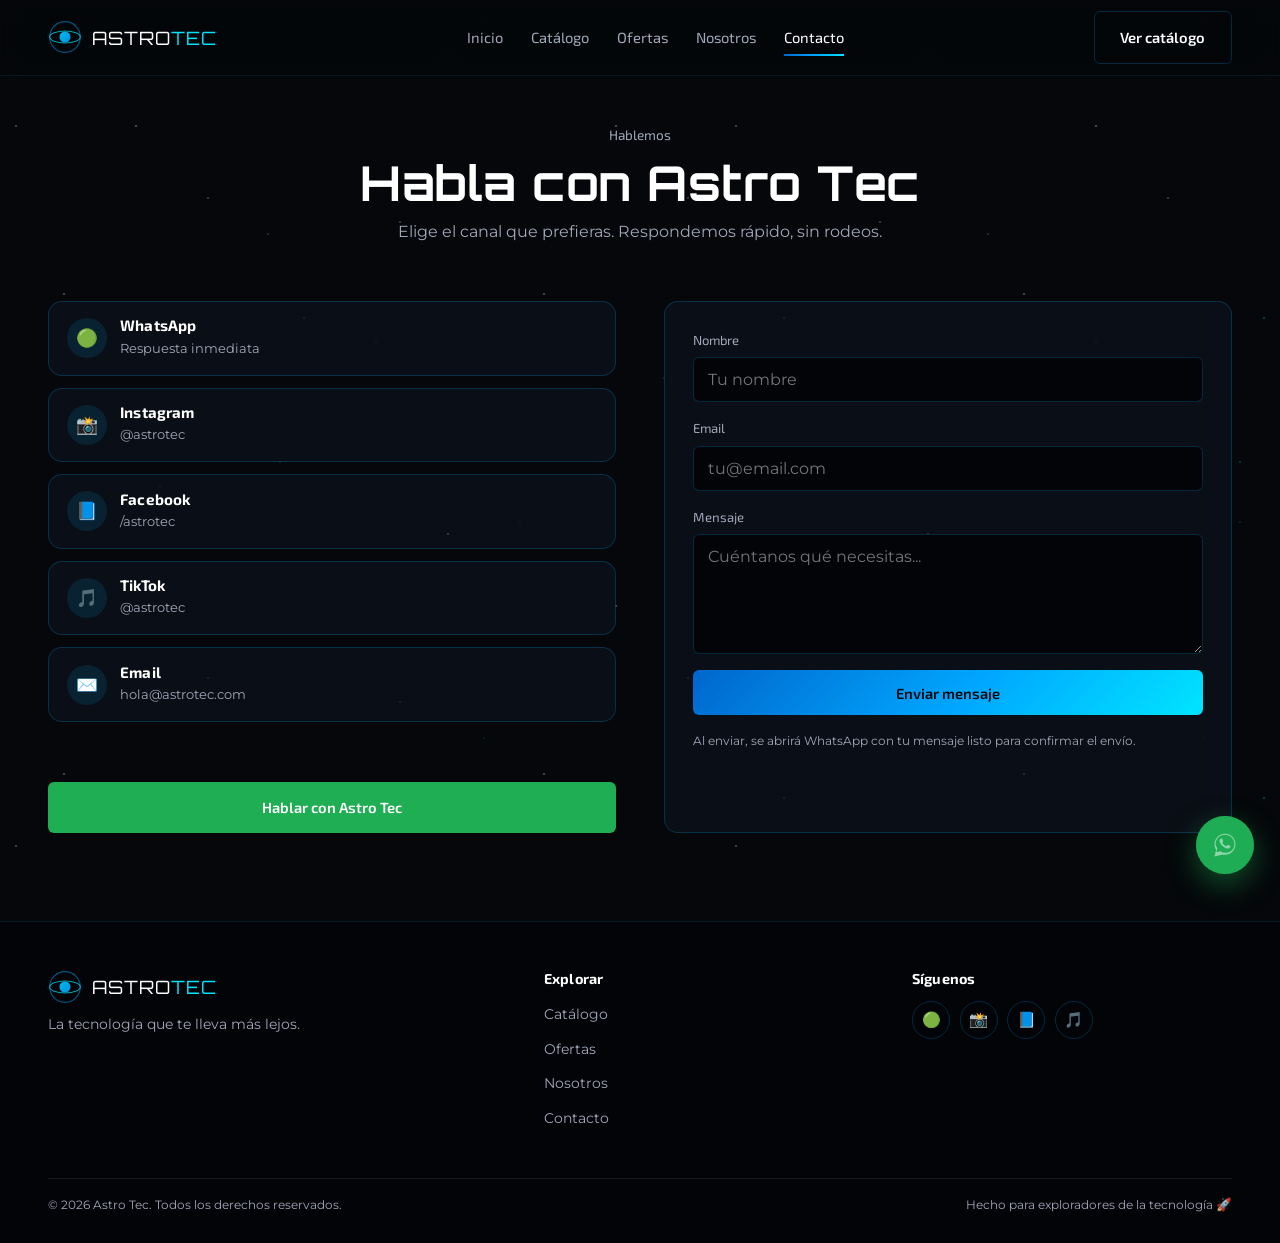
<file: contacto.html>
<!DOCTYPE html>
<html lang="es">
<head>
  <meta charset="UTF-8" />
  <meta name="viewport" content="width=device-width, initial-scale=1.0" />
  <title>Contacto | Astro Tec</title>
  <meta name="description" content="Contacta a Astro Tec por WhatsApp, redes sociales o formulario y resuelve tus dudas al instante." />
  <meta property="og:title" content="Contacto | Astro Tec" />
  <meta property="og:description" content="Contacta a Astro Tec por WhatsApp, redes sociales o formulario." />
  <meta property="og:type" content="website" />
  <link rel="icon" type="image/svg+xml" href="assets/favicon.svg" />

  <link rel="preconnect" href="https://fonts.googleapis.com" />
  <link rel="preconnect" href="https://fonts.gstatic.com" crossorigin />
  <link href="https://fonts.googleapis.com/css2?family=Orbitron:wght@500;700;800&family=Montserrat:wght@400;500;600;700&family=Exo+2:wght@400;500;600;700&display=swap" rel="stylesheet" />

  <link rel="stylesheet" href="css/style.css" />
</head>
<body>
  <div class="starfield" aria-hidden="true"></div>

  <header class="navbar">
    <div class="container">
      <a href="index.html" class="brand">
        <svg class="brand-mark" viewBox="0 0 40 40" fill="none" xmlns="http://www.w3.org/2000/svg" aria-hidden="true">
          <circle cx="20" cy="20" r="18" stroke="#00A8FF" stroke-width="1.4" opacity="0.5"/>
          <ellipse cx="20" cy="20" rx="18" ry="7" stroke="#00E5FF" stroke-width="1.2" opacity="0.7"/>
          <circle cx="20" cy="20" r="6.5" fill="url(#navGrad5)"/>
          <defs><linearGradient id="navGrad5" x1="0" y1="0" x2="40" y2="40" gradientUnits="userSpaceOnUse"><stop stop-color="#00E5FF"/><stop offset="1" stop-color="#0066CC"/></linearGradient></defs>
        </svg>
        <span class="brand-name">ASTRO<span>TEC</span></span>
      </a>
      <nav class="nav-links" id="nav-links" aria-label="Navegación principal">
        <a href="index.html">Inicio</a>
        <a href="catalogo.html">Catálogo</a>
        <a href="ofertas.html">Ofertas</a>
        <a href="nosotros.html">Nosotros</a>
        <a href="contacto.html">Contacto</a>
      </nav>
      <div class="nav-cta">
        <a href="catalogo.html" class="btn btn-outline">Ver catálogo</a>
        <button class="nav-toggle" id="nav-toggle" aria-label="Abrir menú" aria-expanded="false" aria-controls="nav-links">
          <span></span><span></span><span></span>
        </button>
      </div>
    </div>
  </header>

  <main>
    <section class="page-header">
      <div class="container">
        <p class="section-kicker">Hablemos</p>
        <h1>Habla con Astro Tec</h1>
        <p>Elige el canal que prefieras. Respondemos rápido, sin rodeos.</p>
      </div>
    </section>

    <section class="section" style="padding-top: var(--space-md)">
      <div class="container contact-grid">
        <div class="contact-channels reveal-on-scroll">
          <a class="contact-channel" id="contact-whatsapp" href="#" target="_blank" rel="noopener">
            <span class="icon">🟢</span>
            <div>
              <h4>WhatsApp</h4>
              <span>Respuesta inmediata</span>
            </div>
          </a>
          <a class="contact-channel" href="https://instagram.com/astrotec" target="_blank" rel="noopener">
            <span class="icon">📸</span>
            <div>
              <h4>Instagram</h4>
              <span>@astrotec</span>
            </div>
          </a>
          <a class="contact-channel" href="https://facebook.com/astrotec" target="_blank" rel="noopener">
            <span class="icon">📘</span>
            <div>
              <h4>Facebook</h4>
              <span>/astrotec</span>
            </div>
          </a>
          <a class="contact-channel" href="https://tiktok.com/@astrotec" target="_blank" rel="noopener">
            <span class="icon">🎵</span>
            <div>
              <h4>TikTok</h4>
              <span>@astrotec</span>
            </div>
          </a>
          <a class="contact-channel" href="mailto:hola@astrotec.com">
            <span class="icon">✉️</span>
            <div>
              <h4>Email</h4>
              <span>hola@astrotec.com</span>
            </div>
          </a>

          <a href="#" id="contact-whatsapp-btn" target="_blank" rel="noopener" class="btn btn-whatsapp btn-block mt-lg">Hablar con Astro Tec</a>
        </div>

        <form class="contact-form reveal-on-scroll" id="contact-form" novalidate>
          <div class="field">
            <label for="contact-name">Nombre</label>
            <input type="text" id="contact-name" name="name" placeholder="Tu nombre" required />
          </div>
          <div class="field">
            <label for="contact-email">Email</label>
            <input type="email" id="contact-email" name="email" placeholder="tu@email.com" required />
          </div>
          <div class="field">
            <label for="contact-message">Mensaje</label>
            <textarea id="contact-message" name="message" placeholder="Cuéntanos qué necesitas..." required></textarea>
          </div>
          <button type="submit" class="btn btn-primary btn-block">Enviar mensaje</button>
          <p class="form-note">Al enviar, se abrirá WhatsApp con tu mensaje listo para confirmar el envío.</p>
        </form>
      </div>
    </section>
  </main>

  <footer class="footer">
    <div class="container">
      <div class="footer-grid">
        <div class="footer-brand">
          <a href="index.html" class="brand">
            <svg class="brand-mark" viewBox="0 0 40 40" fill="none" xmlns="http://www.w3.org/2000/svg" aria-hidden="true">
              <circle cx="20" cy="20" r="18" stroke="#00A8FF" stroke-width="1.4" opacity="0.5"/>
              <ellipse cx="20" cy="20" rx="18" ry="7" stroke="#00E5FF" stroke-width="1.2" opacity="0.7"/>
              <circle cx="20" cy="20" r="6.5" fill="url(#footGrad5)"/>
              <defs><linearGradient id="footGrad5" x1="0" y1="0" x2="40" y2="40" gradientUnits="userSpaceOnUse"><stop stop-color="#00E5FF"/><stop offset="1" stop-color="#0066CC"/></linearGradient></defs>
            </svg>
            <span class="brand-name">ASTRO<span>TEC</span></span>
          </a>
          <p>La tecnología que te lleva más lejos.</p>
        </div>
        <div class="footer-col">
          <h4>Explorar</h4>
          <ul>
            <li><a href="catalogo.html">Catálogo</a></li>
            <li><a href="ofertas.html">Ofertas</a></li>
            <li><a href="nosotros.html">Nosotros</a></li>
            <li><a href="contacto.html">Contacto</a></li>
          </ul>
        </div>
        <div class="footer-col">
          <h4>Síguenos</h4>
          <div class="footer-social">
            <a href="https://wa.me/TU_NUMERO_AQUI" target="_blank" rel="noopener" aria-label="WhatsApp">🟢</a>
            <a href="https://instagram.com/astrotec" target="_blank" rel="noopener" aria-label="Instagram">📸</a>
            <a href="https://facebook.com/astrotec" target="_blank" rel="noopener" aria-label="Facebook">📘</a>
            <a href="https://tiktok.com/@astrotec" target="_blank" rel="noopener" aria-label="TikTok">🎵</a>
          </div>
        </div>
      </div>
      <div class="footer-bottom">
        <span>© 2026 Astro Tec. Todos los derechos reservados.</span>
        <span>Hecho para exploradores de la tecnología 🚀</span>
      </div>
    </div>
  </footer>

  <a href="#" id="whatsapp-float" class="whatsapp-float" target="_blank" rel="noopener" aria-label="Hablar por WhatsApp">
    <span class="whatsapp-pulse" aria-hidden="true"></span>
    <svg viewBox="0 0 32 32" aria-hidden="true"><path d="M16.001 3C9.373 3 4 8.373 4 15c0 2.386.699 4.61 1.902 6.478L4 29l7.72-1.865A11.94 11.94 0 0 0 16 27c6.627 0 12-5.373 12-12S22.628 3 16.001 3zm0 21.75a9.7 9.7 0 0 1-4.95-1.354l-.355-.21-4.584 1.107 1.127-4.47-.232-.366A9.71 9.71 0 0 1 5.25 15c0-5.936 4.815-10.75 10.75-10.75S26.75 9.064 26.75 15 21.936 24.75 16 24.75zm5.61-7.98c-.307-.154-1.816-.897-2.098-.999-.281-.102-.487-.154-.692.154-.205.307-.794.999-.973 1.204-.179.205-.359.23-.666.077-.307-.154-1.294-.477-2.465-1.52-.911-.812-1.526-1.816-1.705-2.123-.179-.307-.019-.473.135-.626.138-.138.307-.359.46-.538.154-.18.205-.308.307-.513.102-.205.051-.384-.026-.538-.077-.154-.692-1.667-.948-2.283-.25-.6-.504-.519-.692-.529l-.59-.01c-.205 0-.538.077-.82.384-.281.307-1.075 1.05-1.075 2.563 0 1.512 1.101 2.973 1.254 3.178.154.205 2.166 3.308 5.248 4.638.733.316 1.305.505 1.751.646.735.234 1.404.201 1.933.122.59-.088 1.816-.742 2.072-1.459.256-.717.256-1.332.179-1.46-.077-.128-.282-.205-.59-.359z"/></svg>
  </a>

  <button id="back-to-top" class="back-to-top" aria-label="Volver arriba">↑</button>

  <script src="js/products.js"></script>
  <script src="js/main.js"></script>
  <script>
    const waMsg = "Hola Astro Tec, me gustaría hacer una consulta.";
    document.getElementById("contact-whatsapp").href = buildWhatsAppLink(waMsg);
    document.getElementById("contact-whatsapp-btn").href = buildWhatsAppLink(waMsg);
  </script>
</body>
</html>
</file>
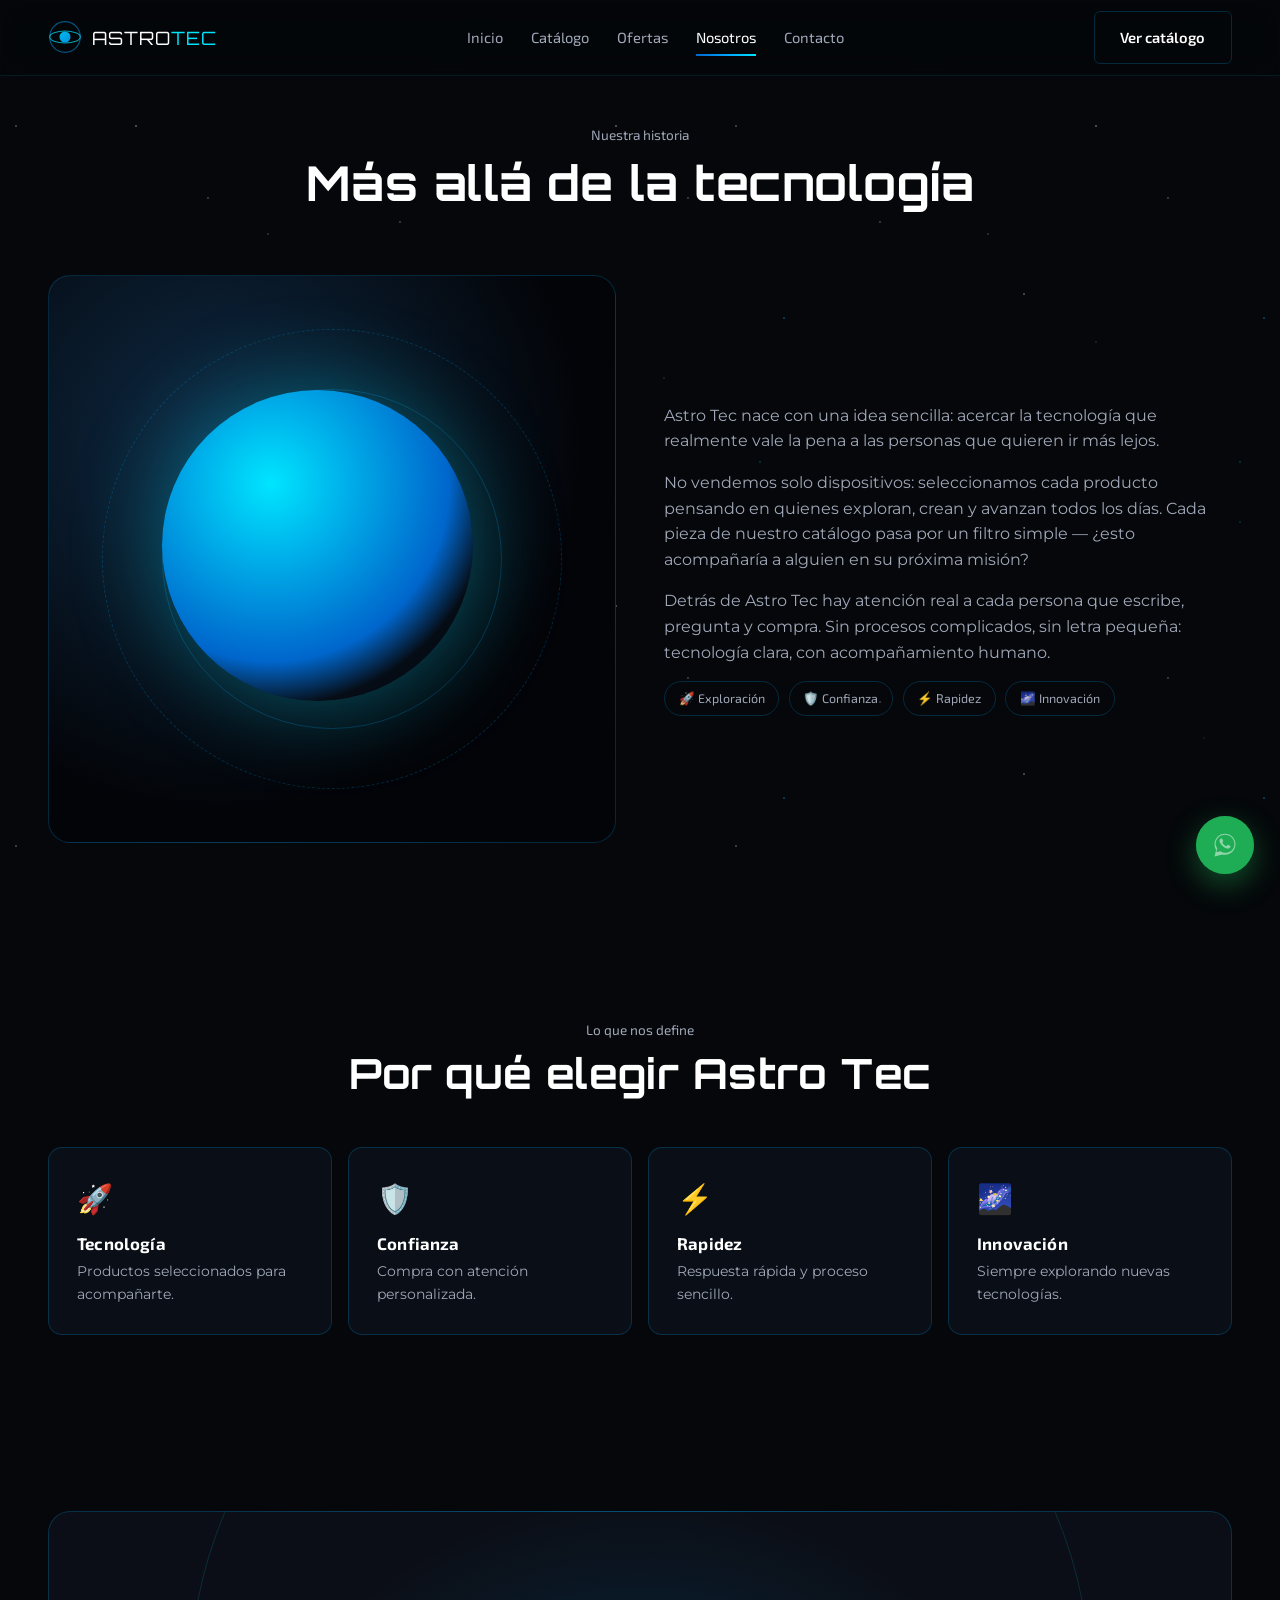
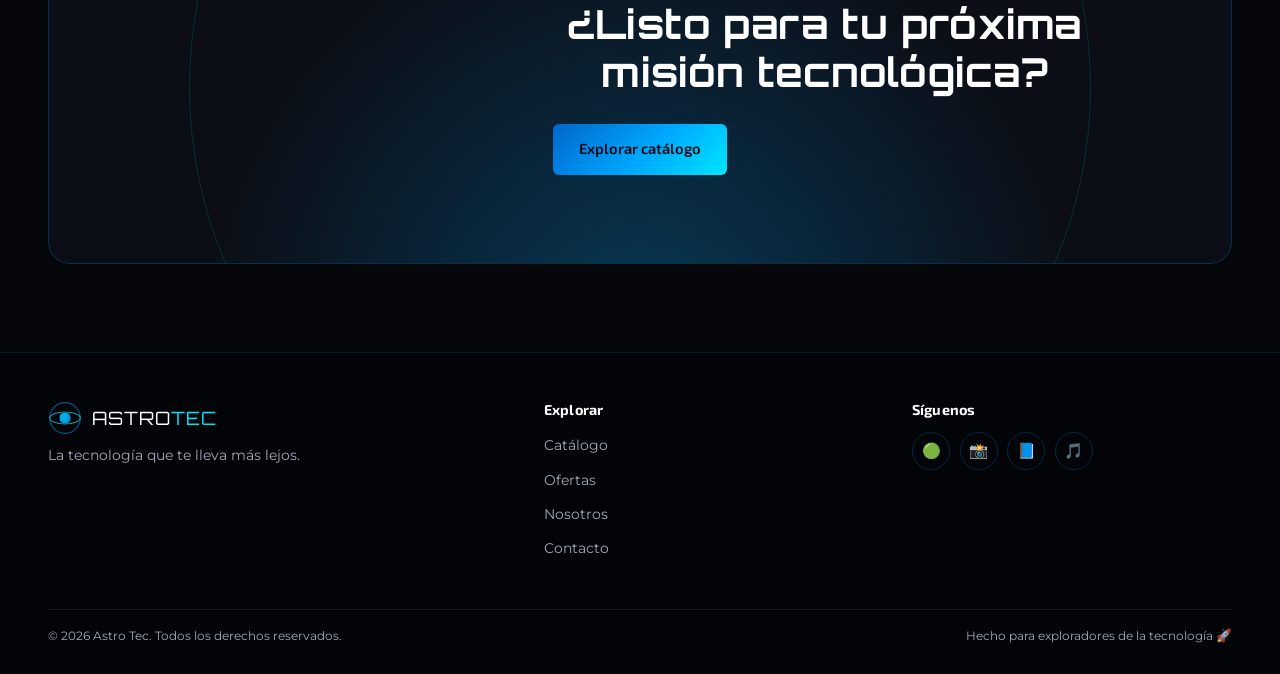
<file: nosotros.html>
<!DOCTYPE html>
<html lang="es">
<head>
  <meta charset="UTF-8" />
  <meta name="viewport" content="width=device-width, initial-scale=1.0" />
  <title>Nosotros | Astro Tec</title>
  <meta name="description" content="Conoce la historia y los valores de Astro Tec, tu tienda de tecnología con espíritu de exploración." />
  <meta property="og:title" content="Nosotros | Astro Tec" />
  <meta property="og:description" content="Conoce la historia y los valores de Astro Tec." />
  <meta property="og:type" content="website" />
  <link rel="icon" type="image/svg+xml" href="assets/favicon.svg" />

  <link rel="preconnect" href="https://fonts.googleapis.com" />
  <link rel="preconnect" href="https://fonts.gstatic.com" crossorigin />
  <link href="https://fonts.googleapis.com/css2?family=Orbitron:wght@500;700;800&family=Montserrat:wght@400;500;600;700&family=Exo+2:wght@400;500;600;700&display=swap" rel="stylesheet" />

  <link rel="stylesheet" href="css/style.css" />
</head>
<body>
  <div class="starfield" aria-hidden="true"></div>

  <header class="navbar">
    <div class="container">
      <a href="index.html" class="brand">
        <svg class="brand-mark" viewBox="0 0 40 40" fill="none" xmlns="http://www.w3.org/2000/svg" aria-hidden="true">
          <circle cx="20" cy="20" r="18" stroke="#00A8FF" stroke-width="1.4" opacity="0.5"/>
          <ellipse cx="20" cy="20" rx="18" ry="7" stroke="#00E5FF" stroke-width="1.2" opacity="0.7"/>
          <circle cx="20" cy="20" r="6.5" fill="url(#navGrad4)"/>
          <defs><linearGradient id="navGrad4" x1="0" y1="0" x2="40" y2="40" gradientUnits="userSpaceOnUse"><stop stop-color="#00E5FF"/><stop offset="1" stop-color="#0066CC"/></linearGradient></defs>
        </svg>
        <span class="brand-name">ASTRO<span>TEC</span></span>
      </a>
      <nav class="nav-links" id="nav-links" aria-label="Navegación principal">
        <a href="index.html">Inicio</a>
        <a href="catalogo.html">Catálogo</a>
        <a href="ofertas.html">Ofertas</a>
        <a href="nosotros.html">Nosotros</a>
        <a href="contacto.html">Contacto</a>
      </nav>
      <div class="nav-cta">
        <a href="catalogo.html" class="btn btn-outline">Ver catálogo</a>
        <button class="nav-toggle" id="nav-toggle" aria-label="Abrir menú" aria-expanded="false" aria-controls="nav-links">
          <span></span><span></span><span></span>
        </button>
      </div>
    </div>
  </header>

  <main>
    <section class="page-header">
      <div class="container">
        <p class="section-kicker">Nuestra historia</p>
        <h1>Más allá de la tecnología</h1>
      </div>
    </section>

    <section class="section" style="padding-top: var(--space-md)">
      <div class="container about-grid">
        <div class="about-visual reveal-on-scroll" aria-hidden="true">
          <div class="orbit-ring r1"></div>
          <div class="orbit-ring r2"></div>
          <div class="planet-glow"></div>
        </div>
        <div class="about-body reveal-on-scroll">
          <p>Astro Tec nace con una idea sencilla: acercar la tecnología que realmente vale la pena a las personas que quieren ir más lejos.</p>
          <p>No vendemos solo dispositivos: seleccionamos cada producto pensando en quienes exploran, crean y avanzan todos los días. Cada pieza de nuestro catálogo pasa por un filtro simple — ¿esto acompañaría a alguien en su próxima misión?</p>
          <p>Detrás de Astro Tec hay atención real a cada persona que escribe, pregunta y compra. Sin procesos complicados, sin letra pequeña: tecnología clara, con acompañamiento humano.</p>
          <div class="about-values">
            <span>🚀 Exploración</span>
            <span>🛡️ Confianza</span>
            <span>⚡ Rapidez</span>
            <span>🌌 Innovación</span>
          </div>
        </div>
      </div>
    </section>

    <section class="section" id="por-que">
      <div class="container">
        <div class="section-head center reveal-on-scroll">
          <p class="section-kicker">Lo que nos define</p>
          <h2>Por qué elegir Astro Tec</h2>
        </div>
        <div class="why-grid">
          <div class="why-card reveal-on-scroll">
            <div class="why-icon">🚀</div>
            <h3>Tecnología</h3>
            <p>Productos seleccionados para acompañarte.</p>
          </div>
          <div class="why-card reveal-on-scroll" style="transition-delay:.08s">
            <div class="why-icon">🛡️</div>
            <h3>Confianza</h3>
            <p>Compra con atención personalizada.</p>
          </div>
          <div class="why-card reveal-on-scroll" style="transition-delay:.16s">
            <div class="why-icon">⚡</div>
            <h3>Rapidez</h3>
            <p>Respuesta rápida y proceso sencillo.</p>
          </div>
          <div class="why-card reveal-on-scroll" style="transition-delay:.24s">
            <div class="why-icon">🌌</div>
            <h3>Innovación</h3>
            <p>Siempre explorando nuevas tecnologías.</p>
          </div>
        </div>
      </div>
    </section>

    <section class="section">
      <div class="container">
        <div class="cta-banner reveal-on-scroll">
          <h2>¿Listo para tu próxima misión tecnológica?</h2>
          <a href="catalogo.html" class="btn btn-primary">Explorar catálogo</a>
        </div>
      </div>
    </section>
  </main>

  <footer class="footer">
    <div class="container">
      <div class="footer-grid">
        <div class="footer-brand">
          <a href="index.html" class="brand">
            <svg class="brand-mark" viewBox="0 0 40 40" fill="none" xmlns="http://www.w3.org/2000/svg" aria-hidden="true">
              <circle cx="20" cy="20" r="18" stroke="#00A8FF" stroke-width="1.4" opacity="0.5"/>
              <ellipse cx="20" cy="20" rx="18" ry="7" stroke="#00E5FF" stroke-width="1.2" opacity="0.7"/>
              <circle cx="20" cy="20" r="6.5" fill="url(#footGrad4)"/>
              <defs><linearGradient id="footGrad4" x1="0" y1="0" x2="40" y2="40" gradientUnits="userSpaceOnUse"><stop stop-color="#00E5FF"/><stop offset="1" stop-color="#0066CC"/></linearGradient></defs>
            </svg>
            <span class="brand-name">ASTRO<span>TEC</span></span>
          </a>
          <p>La tecnología que te lleva más lejos.</p>
        </div>
        <div class="footer-col">
          <h4>Explorar</h4>
          <ul>
            <li><a href="catalogo.html">Catálogo</a></li>
            <li><a href="ofertas.html">Ofertas</a></li>
            <li><a href="nosotros.html">Nosotros</a></li>
            <li><a href="contacto.html">Contacto</a></li>
          </ul>
        </div>
        <div class="footer-col">
          <h4>Síguenos</h4>
          <div class="footer-social">
            <a href="https://wa.me/TU_NUMERO_AQUI" target="_blank" rel="noopener" aria-label="WhatsApp">🟢</a>
            <a href="https://instagram.com/astrotec" target="_blank" rel="noopener" aria-label="Instagram">📸</a>
            <a href="https://facebook.com/astrotec" target="_blank" rel="noopener" aria-label="Facebook">📘</a>
            <a href="https://tiktok.com/@astrotec" target="_blank" rel="noopener" aria-label="TikTok">🎵</a>
          </div>
        </div>
      </div>
      <div class="footer-bottom">
        <span>© 2026 Astro Tec. Todos los derechos reservados.</span>
        <span>Hecho para exploradores de la tecnología 🚀</span>
      </div>
    </div>
  </footer>

  <a href="#" id="whatsapp-float" class="whatsapp-float" target="_blank" rel="noopener" aria-label="Hablar por WhatsApp">
    <span class="whatsapp-pulse" aria-hidden="true"></span>
    <svg viewBox="0 0 32 32" aria-hidden="true"><path d="M16.001 3C9.373 3 4 8.373 4 15c0 2.386.699 4.61 1.902 6.478L4 29l7.72-1.865A11.94 11.94 0 0 0 16 27c6.627 0 12-5.373 12-12S22.628 3 16.001 3zm0 21.75a9.7 9.7 0 0 1-4.95-1.354l-.355-.21-4.584 1.107 1.127-4.47-.232-.366A9.71 9.71 0 0 1 5.25 15c0-5.936 4.815-10.75 10.75-10.75S26.75 9.064 26.75 15 21.936 24.75 16 24.75zm5.61-7.98c-.307-.154-1.816-.897-2.098-.999-.281-.102-.487-.154-.692.154-.205.307-.794.999-.973 1.204-.179.205-.359.23-.666.077-.307-.154-1.294-.477-2.465-1.52-.911-.812-1.526-1.816-1.705-2.123-.179-.307-.019-.473.135-.626.138-.138.307-.359.46-.538.154-.18.205-.308.307-.513.102-.205.051-.384-.026-.538-.077-.154-.692-1.667-.948-2.283-.25-.6-.504-.519-.692-.529l-.59-.01c-.205 0-.538.077-.82.384-.281.307-1.075 1.05-1.075 2.563 0 1.512 1.101 2.973 1.254 3.178.154.205 2.166 3.308 5.248 4.638.733.316 1.305.505 1.751.646.735.234 1.404.201 1.933.122.59-.088 1.816-.742 2.072-1.459.256-.717.256-1.332.179-1.46-.077-.128-.282-.205-.59-.359z"/></svg>
  </a>

  <button id="back-to-top" class="back-to-top" aria-label="Volver arriba">↑</button>

  <script src="js/products.js"></script>
  <script src="js/main.js"></script>
</body>
</html>
</file>
<file: css/style.css>
/* ==========================================================================
   ASTRO TEC — style.css
   Identidad: tecnología + exploración espacial.
   Paleta y tipografías definidas estrictamente según el brief de marca.
   ========================================================================== */

/* ---------- 1. TOKENS DE MARCA ---------- */
:root {
  /* Colores de marca — NO modificar los nombres, solo los valores si cambia la identidad */
  --azul-astro: #00a8ff;
  --azul-profundo: #0066cc;
  --azul-neon: #00e5ff;
  --negro-espacial: #05070a;
  --gris-tecnologico: #a0a8b8;
  --blanco-estelar: #ffffff;

  /* Derivados de superficie (para paneles, tarjetas, glass) */
  --panel-bg: rgba(14, 20, 30, 0.6);
  --panel-border: rgba(0, 168, 255, 0.22);
  --panel-border-hover: rgba(0, 229, 255, 0.55);
  --surface-raised: #0b0e16;
  --surface-sunken: #030408;

  --grad-astro: linear-gradient(135deg, var(--azul-profundo), var(--azul-astro) 55%, var(--azul-neon));
  --grad-radial-glow: radial-gradient(circle, rgba(0, 168, 255, 0.35), transparent 70%);

  /* Tipografía */
  --font-display: "Orbitron", sans-serif;
  --font-body: "Montserrat", sans-serif;
  --font-secondary: "Exo 2", sans-serif;

  /* Espaciado */
  --space-xs: 0.5rem;
  --space-sm: 1rem;
  --space-md: 1.75rem;
  --space-lg: 3rem;
  --space-xl: 5.5rem;

  --radius-sm: 6px;
  --radius-md: 14px;
  --radius-lg: 22px;

  --container-w: 1240px;
  --nav-height: 76px;

  --ease: cubic-bezier(0.22, 1, 0.36, 1);
}

/* ---------- 2. RESET ---------- */
* {
  margin: 0;
  padding: 0;
  box-sizing: border-box;
}

html {
  scroll-behavior: smooth;
  scroll-padding-top: var(--nav-height);
}

body {
  background: var(--negro-espacial);
  color: var(--blanco-estelar);
  font-family: var(--font-body);
  font-size: 16px;
  line-height: 1.6;
  overflow-x: hidden;
  position: relative;
}

img {
  max-width: 100%;
  display: block;
}

a {
  color: inherit;
  text-decoration: none;
}

ul {
  list-style: none;
}

button {
  font-family: inherit;
  cursor: pointer;
  border: none;
  background: none;
  color: inherit;
}

input,
textarea {
  font-family: inherit;
  font-size: 1rem;
}

h1,
h2,
h3,
h4 {
  font-family: var(--font-display);
  line-height: 1.2;
  font-weight: 700;
  letter-spacing: 0.01em;
}

.container {
  max-width: var(--container-w);
  margin-inline: auto;
  padding-inline: var(--space-md);
}

/* Foco visible accesible */
a:focus-visible,
button:focus-visible,
input:focus-visible,
textarea:focus-visible {
  outline: 2px solid var(--azul-neon);
  outline-offset: 3px;
  border-radius: 4px;
}

@media (prefers-reduced-motion: reduce) {
  *,
  *::before,
  *::after {
    animation-duration: 0.001ms !important;
    animation-iteration-count: 1 !important;
    transition-duration: 0.001ms !important;
    scroll-behavior: auto !important;
  }
}

/* ---------- 3. FONDO ESPACIAL GLOBAL ---------- */
.starfield {
  position: fixed;
  inset: 0;
  z-index: -2;
  background: var(--negro-espacial);
  overflow: hidden;
}

.starfield::before,
.starfield::after {
  content: "";
  position: absolute;
  inset: -10%;
  background-image: radial-gradient(1.5px 1.5px at 20% 30%, rgba(255, 255, 255, 0.8), transparent),
    radial-gradient(1px 1px at 70% 60%, rgba(255, 255, 255, 0.6), transparent),
    radial-gradient(1.5px 1.5px at 40% 80%, rgba(160, 168, 184, 0.7), transparent),
    radial-gradient(1px 1px at 85% 15%, rgba(0, 229, 255, 0.6), transparent),
    radial-gradient(1.5px 1.5px at 55% 45%, rgba(255, 255, 255, 0.5), transparent),
    radial-gradient(1px 1px at 10% 65%, rgba(255, 255, 255, 0.6), transparent),
    radial-gradient(1.5px 1.5px at 90% 85%, rgba(0, 168, 255, 0.6), transparent);
  background-repeat: repeat;
  background-size: 480px 480px;
  animation: driftStars 140s linear infinite;
}

.starfield::after {
  background-size: 720px 720px;
  opacity: 0.5;
  animation-duration: 220s;
  animation-direction: reverse;
}

@keyframes driftStars {
  from {
    transform: translate3d(0, 0, 0);
  }
  to {
    transform: translate3d(-480px, -480px, 0);
  }
}

/* ---------- 4. NAVBAR ---------- */
.navbar {
  position: sticky;
  top: 0;
  z-index: 100;
  height: var(--nav-height);
  display: flex;
  align-items: center;
  background: rgba(5, 7, 10, 0.55);
  backdrop-filter: blur(14px) saturate(140%);
  -webkit-backdrop-filter: blur(14px) saturate(140%);
  border-bottom: 1px solid rgba(0, 168, 255, 0.12);
  transition: background 0.3s var(--ease), border-color 0.3s var(--ease);
}

.navbar.is-scrolled {
  background: rgba(5, 7, 10, 0.88);
  border-bottom-color: rgba(0, 168, 255, 0.28);
}

.navbar .container {
  display: flex;
  align-items: center;
  justify-content: space-between;
  width: 100%;
}

.brand {
  display: flex;
  align-items: center;
  gap: 0.6rem;
  font-family: var(--font-display);
  font-size: 1.15rem;
  letter-spacing: 0.06em;
}

.brand-mark {
  width: 34px;
  height: 34px;
  flex-shrink: 0;
}

.brand-name span {
  color: var(--azul-neon);
}

.nav-links {
  display: flex;
  align-items: center;
  gap: var(--space-md);
}

.nav-links a {
  font-family: var(--font-secondary);
  font-size: 0.92rem;
  color: var(--gris-tecnologico);
  position: relative;
  padding-block: 0.3rem;
  transition: color 0.25s var(--ease);
}

.nav-links a::after {
  content: "";
  position: absolute;
  left: 0;
  bottom: -2px;
  width: 0;
  height: 2px;
  background: var(--grad-astro);
  transition: width 0.3s var(--ease);
}

.nav-links a:hover,
.nav-links a.active {
  color: var(--blanco-estelar);
}

.nav-links a:hover::after,
.nav-links a.active::after {
  width: 100%;
}

.nav-cta {
  display: flex;
  align-items: center;
  gap: var(--space-sm);
}

.nav-toggle {
  display: none;
  width: 40px;
  height: 40px;
  align-items: center;
  justify-content: center;
  border: 1px solid var(--panel-border);
  border-radius: var(--radius-sm);
  flex-direction: column;
  gap: 5px;
}

.nav-toggle span {
  width: 20px;
  height: 2px;
  background: var(--blanco-estelar);
  transition: transform 0.3s var(--ease), opacity 0.3s var(--ease);
}

.nav-toggle.is-open span:nth-child(1) {
  transform: translateY(7px) rotate(45deg);
}
.nav-toggle.is-open span:nth-child(2) {
  opacity: 0;
}
.nav-toggle.is-open span:nth-child(3) {
  transform: translateY(-7px) rotate(-45deg);
}

/* ---------- 5. BOTONES ---------- */
.btn {
  display: inline-flex;
  align-items: center;
  justify-content: center;
  gap: 0.5rem;
  padding: 0.85rem 1.6rem;
  font-family: var(--font-secondary);
  font-weight: 600;
  font-size: 0.92rem;
  border-radius: var(--radius-sm);
  transition: transform 0.25s var(--ease), box-shadow 0.25s var(--ease), background 0.25s var(--ease), border-color 0.25s var(--ease);
  white-space: nowrap;
}

.btn-primary {
  background: var(--grad-astro);
  color: var(--negro-espacial);
  box-shadow: 0 0 0 rgba(0, 168, 255, 0);
}

.btn-primary:hover {
  box-shadow: 0 8px 30px rgba(0, 168, 255, 0.45);
  transform: translateY(-2px);
}

.btn-outline {
  background: transparent;
  border: 1px solid var(--panel-border);
  color: var(--blanco-estelar);
}

.btn-outline:hover {
  border-color: var(--azul-neon);
  box-shadow: 0 0 24px rgba(0, 229, 255, 0.18);
  transform: translateY(-2px);
}

.btn-whatsapp {
  background: #1fae54;
  color: var(--blanco-estelar);
}

.btn-whatsapp:hover {
  box-shadow: 0 8px 26px rgba(31, 174, 84, 0.4);
  transform: translateY(-2px);
}

.btn-sm {
  padding: 0.6rem 1.1rem;
  font-size: 0.82rem;
}

.btn-block {
  width: 100%;
}

/* ---------- 6. HERO ---------- */
.hero {
  position: relative;
  min-height: calc(100vh - var(--nav-height));
  display: flex;
  align-items: center;
  padding-block: var(--space-xl);
  overflow: hidden;
}

.hero-orb {
  position: absolute;
  top: 50%;
  right: -18%;
  width: 620px;
  height: 620px;
  border-radius: 50%;
  transform: translateY(-50%);
  background: radial-gradient(circle at 35% 30%, #0d2b45, #05121f 55%, transparent 75%),
    radial-gradient(circle at 65% 70%, rgba(0, 168, 255, 0.25), transparent 60%);
  box-shadow: inset -40px -20px 80px rgba(0, 0, 0, 0.6), 0 0 140px rgba(0, 168, 255, 0.18);
  opacity: 0.9;
  z-index: -1;
}

.hero-orb::after {
  content: "";
  position: absolute;
  inset: -60px;
  border-radius: 50%;
  border: 1px solid rgba(0, 229, 255, 0.18);
}

.hero .container {
  display: grid;
  grid-template-columns: 1.05fr 0.95fr;
  gap: var(--space-lg);
  align-items: center;
}

.hero-eyebrow {
  display: inline-flex;
  align-items: center;
  gap: 0.5rem;
  font-family: var(--font-secondary);
  font-size: 0.82rem;
  color: var(--azul-neon);
  border: 1px solid rgba(0, 229, 255, 0.3);
  padding: 0.4rem 0.9rem;
  border-radius: 999px;
  margin-bottom: var(--space-md);
}

.hero-eyebrow .dot {
  width: 6px;
  height: 6px;
  border-radius: 50%;
  background: var(--azul-neon);
  box-shadow: 0 0 8px var(--azul-neon);
}

.hero h1 {
  font-size: clamp(2.6rem, 5vw, 4.2rem);
  margin-bottom: var(--space-sm);
}

.hero h1 .brand-gradient {
  background: var(--grad-astro);
  -webkit-background-clip: text;
  background-clip: text;
  color: transparent;
}

.hero-tagline {
  font-family: var(--font-secondary);
  font-size: 1.1rem;
  color: var(--gris-tecnologico);
  margin-bottom: var(--space-md);
  max-width: 42ch;
}

.hero-desc {
  color: var(--gris-tecnologico);
  max-width: 46ch;
  margin-bottom: var(--space-md);
}

.hero-actions {
  display: flex;
  flex-wrap: wrap;
  gap: var(--space-sm);
  margin-bottom: var(--space-md);
}

.hero-stats {
  display: flex;
  gap: var(--space-lg);
  margin-top: var(--space-md);
}

.hero-stats div {
  font-family: var(--font-display);
  font-size: 1.6rem;
  color: var(--blanco-estelar);
}

.hero-stats span {
  display: block;
  font-family: var(--font-secondary);
  font-size: 0.78rem;
  color: var(--gris-tecnologico);
  margin-top: 0.2rem;
}

/* Composición de productos flotando */
.hero-visual {
  position: relative;
  height: 460px;
}

.orbit-ring {
  position: absolute;
  border: 1px solid rgba(0, 168, 255, 0.16);
  border-radius: 50%;
  top: 50%;
  left: 50%;
}

.orbit-ring.r1 {
  width: 340px;
  height: 340px;
  transform: translate(-50%, -50%);
}
.orbit-ring.r2 {
  width: 460px;
  height: 460px;
  transform: translate(-50%, -50%);
  border-style: dashed;
}

.float-card {
  position: absolute;
  background: var(--panel-bg);
  border: 1px solid var(--panel-border);
  backdrop-filter: blur(10px);
  border-radius: var(--radius-md);
  padding: 0.7rem;
  width: 138px;
  box-shadow: 0 20px 40px rgba(0, 0, 0, 0.45);
  animation: floatY 6s var(--ease) infinite;
}

.float-card img {
  border-radius: var(--radius-sm);
  aspect-ratio: 1 / 1;
  object-fit: cover;
  margin-bottom: 0.5rem;
}

.float-card p {
  font-family: var(--font-secondary);
  font-size: 0.72rem;
  color: var(--gris-tecnologico);
}

.float-card.fc-1 {
  top: 6%;
  left: 8%;
  animation-delay: 0s;
}
.float-card.fc-2 {
  top: 38%;
  right: 2%;
  animation-delay: 1.4s;
  width: 122px;
}
.float-card.fc-3 {
  bottom: 4%;
  left: 22%;
  animation-delay: 2.8s;
}

@keyframes floatY {
  0%,
  100% {
    transform: translateY(0);
  }
  50% {
    transform: translateY(-14px);
  }
}

/* Aparición progresiva del hero al cargar */
.reveal-in {
  opacity: 0;
  transform: translateY(18px);
  animation: revealUp 0.8s var(--ease) forwards;
}
.reveal-in.d1 {
  animation-delay: 0.05s;
}
.reveal-in.d2 {
  animation-delay: 0.18s;
}
.reveal-in.d3 {
  animation-delay: 0.32s;
}
.reveal-in.d4 {
  animation-delay: 0.46s;
}

@keyframes revealUp {
  to {
    opacity: 1;
    transform: translateY(0);
  }
}

/* ---------- 7. SECCIONES GENERALES ---------- */
.section {
  padding-block: var(--space-xl);
  position: relative;
}

.section-head {
  max-width: 640px;
  margin-bottom: var(--space-lg);
}

.section-head.center {
  margin-inline: auto;
  text-align: center;
}

.section-kicker {
  font-family: var(--font-secondary);
  color: var(--azul-astro);
  font-size: 0.85rem;
  margin-bottom: 0.5rem;
}

.section-head h2 {
  font-size: clamp(1.8rem, 3.4vw, 2.6rem);
  margin-bottom: 0.6rem;
}

.section-head p {
  color: var(--gris-tecnologico);
}

/* Aparece al hacer scroll */
.reveal-on-scroll {
  opacity: 0;
  transform: translateY(24px);
  transition: opacity 0.7s var(--ease), transform 0.7s var(--ease);
}
.reveal-on-scroll.is-visible {
  opacity: 1;
  transform: translateY(0);
}

/* ---------- 8. CATEGORÍAS ---------- */
.category-grid {
  display: grid;
  grid-template-columns: repeat(4, 1fr);
  gap: var(--space-sm);
}

.category-card {
  position: relative;
  background: var(--panel-bg);
  border: 1px solid var(--panel-border);
  border-radius: var(--radius-md);
  padding: var(--space-md) var(--space-sm);
  text-align: center;
  overflow: hidden;
  transition: transform 0.3s var(--ease), border-color 0.3s var(--ease), box-shadow 0.3s var(--ease);
}

.category-card::before {
  content: "";
  position: absolute;
  inset: 0;
  background: var(--grad-radial-glow);
  opacity: 0;
  transition: opacity 0.4s var(--ease);
}

.category-card:hover,
.category-card:focus-visible {
  transform: translateY(-6px) scale(1.02);
  border-color: var(--panel-border-hover);
  box-shadow: 0 14px 40px rgba(0, 168, 255, 0.18);
}

.category-card:hover::before {
  opacity: 1;
}

.category-icon {
  font-size: 1.9rem;
  margin-bottom: 0.6rem;
  position: relative;
}

.category-card h3 {
  font-family: var(--font-secondary);
  font-size: 0.95rem;
  font-weight: 600;
  position: relative;
}

/* ---------- 9. TARJETAS DE PRODUCTO ---------- */
.product-grid {
  display: grid;
  grid-template-columns: repeat(4, 1fr);
  gap: var(--space-md);
}

.product-card {
  background: var(--panel-bg);
  border: 1px solid var(--panel-border);
  border-radius: var(--radius-md);
  overflow: hidden;
  display: flex;
  flex-direction: column;
  transition: transform 0.3s var(--ease), border-color 0.3s var(--ease), box-shadow 0.3s var(--ease);
}

.product-card:hover {
  transform: translateY(-6px);
  border-color: var(--panel-border-hover);
  box-shadow: 0 18px 42px rgba(0, 0, 0, 0.5);
}

.product-media {
  position: relative;
  aspect-ratio: 4 / 3;
  overflow: hidden;
  background: var(--surface-sunken);
}

.product-media img {
  width: 100%;
  height: 100%;
  object-fit: cover;
  transition: transform 0.5s var(--ease);
}

.product-card:hover .product-media img {
  transform: scale(1.06);
}

.badge-row {
  position: absolute;
  top: 0.6rem;
  left: 0.6rem;
  display: flex;
  gap: 0.35rem;
}

.badge {
  font-family: var(--font-secondary);
  font-size: 0.68rem;
  font-weight: 600;
  padding: 0.28rem 0.6rem;
  border-radius: 999px;
  letter-spacing: 0.02em;
}

.badge-offer {
  background: rgba(0, 229, 255, 0.15);
  color: var(--azul-neon);
  border: 1px solid rgba(0, 229, 255, 0.4);
}

.badge-new {
  background: rgba(0, 168, 255, 0.15);
  color: var(--azul-astro);
  border: 1px solid rgba(0, 168, 255, 0.4);
}

.badge-popular {
  background: rgba(255, 255, 255, 0.08);
  color: var(--gris-tecnologico);
  border: 1px solid rgba(160, 168, 184, 0.3);
}

.product-body {
  padding: var(--space-sm);
  display: flex;
  flex-direction: column;
  gap: 0.35rem;
  flex: 1;
}

.product-category {
  font-family: var(--font-secondary);
  font-size: 0.72rem;
  color: var(--azul-astro);
  text-transform: uppercase;
  letter-spacing: 0.04em;
}

.product-body h3 {
  font-family: var(--font-secondary);
  font-size: 1.02rem;
  font-weight: 700;
}

.product-desc {
  color: var(--gris-tecnologico);
  font-size: 0.85rem;
  flex: 1;
}

.product-price-row {
  display: flex;
  align-items: baseline;
  gap: 0.5rem;
  margin-top: 0.3rem;
}

.price-now {
  font-family: var(--font-display);
  font-size: 1.15rem;
  color: var(--blanco-estelar);
}

.price-old {
  font-size: 0.82rem;
  color: var(--gris-tecnologico);
  text-decoration: line-through;
}

.product-actions {
  display: flex;
  gap: 0.5rem;
  margin-top: 0.6rem;
}

.product-actions .btn {
  flex: 1;
  padding: 0.65rem 0.8rem;
  font-size: 0.78rem;
}

/* ---------- 10. OFERTAS ---------- */
.offers-section {
  background: radial-gradient(ellipse at top, rgba(0, 102, 204, 0.12), transparent 60%);
}

.offer-card {
  position: relative;
  background: linear-gradient(160deg, rgba(0, 168, 255, 0.1), rgba(5, 7, 10, 0.7));
  border: 1px solid rgba(0, 229, 255, 0.35);
  box-shadow: 0 0 40px rgba(0, 168, 255, 0.12);
}

.offer-card:hover {
  box-shadow: 0 0 60px rgba(0, 229, 255, 0.3);
}

.discount-tag {
  position: absolute;
  top: 0.6rem;
  right: 0.6rem;
  background: var(--grad-astro);
  color: var(--negro-espacial);
  font-family: var(--font-display);
  font-size: 0.78rem;
  padding: 0.3rem 0.6rem;
  border-radius: var(--radius-sm);
  z-index: 2;
}

.offer-timer {
  font-family: var(--font-secondary);
  font-size: 0.72rem;
  color: var(--azul-neon);
  display: flex;
  align-items: center;
  gap: 0.35rem;
  margin-top: 0.3rem;
}

/* ---------- 11. POR QUÉ ASTRO TEC ---------- */
.why-grid {
  display: grid;
  grid-template-columns: repeat(4, 1fr);
  gap: var(--space-sm);
}

.why-card {
  background: var(--panel-bg);
  border: 1px solid var(--panel-border);
  border-radius: var(--radius-md);
  padding: var(--space-md);
  transition: border-color 0.3s var(--ease), transform 0.3s var(--ease);
}

.why-card:hover {
  border-color: var(--panel-border-hover);
  transform: translateY(-4px);
}

.why-icon {
  font-size: 1.8rem;
  margin-bottom: 0.7rem;
}

.why-card h3 {
  font-family: var(--font-secondary);
  font-size: 1.05rem;
  margin-bottom: 0.4rem;
}

.why-card p {
  color: var(--gris-tecnologico);
  font-size: 0.9rem;
}

/* ---------- 12. BANNER CTA ---------- */
.cta-banner {
  position: relative;
  border-radius: var(--radius-lg);
  padding: var(--space-xl) var(--space-lg);
  text-align: center;
  overflow: hidden;
  background: radial-gradient(circle at 50% 120%, rgba(0, 168, 255, 0.28), transparent 60%), var(--surface-raised);
  border: 1px solid var(--panel-border);
}

.cta-banner::before {
  content: "";
  position: absolute;
  top: 50%;
  left: 50%;
  width: 900px;
  height: 900px;
  transform: translate(-50%, -50%);
  border: 1px solid rgba(0, 229, 255, 0.14);
  border-radius: 50%;
}

.cta-banner h2 {
  font-size: clamp(1.7rem, 3.4vw, 2.5rem);
  max-width: 20ch;
  margin-inline: auto var(--space-md);
  margin-bottom: var(--space-md);
  position: relative;
}

.cta-banner .btn {
  position: relative;
}

/* ---------- 13. SOBRE NOSOTROS ---------- */
.about-grid {
  display: grid;
  grid-template-columns: 1fr 1fr;
  gap: var(--space-lg);
  align-items: center;
}

.about-visual {
  position: relative;
  aspect-ratio: 1 / 1;
  border-radius: var(--radius-lg);
  background: radial-gradient(circle at 30% 30%, #0e2a44, var(--surface-sunken) 65%);
  border: 1px solid var(--panel-border);
  overflow: hidden;
}

.about-visual .orbit-ring {
  border-color: rgba(0, 168, 255, 0.22);
}

.about-visual .planet-glow {
  position: absolute;
  width: 55%;
  height: 55%;
  border-radius: 50%;
  top: 20%;
  left: 20%;
  background: radial-gradient(circle at 35% 30%, var(--azul-neon), var(--azul-profundo) 60%, transparent 75%);
  box-shadow: 0 0 90px rgba(0, 229, 255, 0.35);
}

.about-body p {
  color: var(--gris-tecnologico);
  margin-bottom: var(--space-sm);
}

.about-values {
  display: flex;
  flex-wrap: wrap;
  gap: 0.6rem;
  margin-top: var(--space-sm);
}

.about-values span {
  font-family: var(--font-secondary);
  font-size: 0.78rem;
  border: 1px solid var(--panel-border);
  padding: 0.4rem 0.85rem;
  border-radius: 999px;
  color: var(--gris-tecnologico);
}

/* ---------- 14. CONTACTO ---------- */
.contact-grid {
  display: grid;
  grid-template-columns: 1fr 1fr;
  gap: var(--space-lg);
}

.contact-channels {
  display: flex;
  flex-direction: column;
  gap: 0.75rem;
}

.contact-channel {
  display: flex;
  align-items: center;
  gap: 0.85rem;
  background: var(--panel-bg);
  border: 1px solid var(--panel-border);
  border-radius: var(--radius-md);
  padding: 0.9rem 1.1rem;
  transition: border-color 0.3s var(--ease), transform 0.3s var(--ease);
}

.contact-channel:hover {
  border-color: var(--panel-border-hover);
  transform: translateX(4px);
}

.contact-channel .icon {
  width: 40px;
  height: 40px;
  border-radius: 50%;
  display: flex;
  align-items: center;
  justify-content: center;
  background: rgba(0, 168, 255, 0.12);
  font-size: 1.1rem;
  flex-shrink: 0;
}

.contact-channel h4 {
  font-family: var(--font-secondary);
  font-size: 0.95rem;
}

.contact-channel span {
  color: var(--gris-tecnologico);
  font-size: 0.82rem;
}

.contact-form {
  background: var(--panel-bg);
  border: 1px solid var(--panel-border);
  border-radius: var(--radius-md);
  padding: var(--space-md);
  display: flex;
  flex-direction: column;
  gap: var(--space-sm);
}

.field {
  display: flex;
  flex-direction: column;
  gap: 0.4rem;
}

.field label {
  font-family: var(--font-secondary);
  font-size: 0.82rem;
  color: var(--gris-tecnologico);
}

.field input,
.field textarea {
  background: var(--surface-sunken);
  border: 1px solid var(--panel-border);
  border-radius: var(--radius-sm);
  padding: 0.75rem 0.9rem;
  color: var(--blanco-estelar);
  transition: border-color 0.25s var(--ease), box-shadow 0.25s var(--ease);
}

.field input:focus,
.field textarea:focus {
  border-color: var(--azul-neon);
  box-shadow: 0 0 0 3px rgba(0, 229, 255, 0.14);
  outline: none;
}

.field textarea {
  resize: vertical;
  min-height: 120px;
}

.form-note {
  font-size: 0.78rem;
  color: var(--gris-tecnologico);
}

/* ---------- 15. FOOTER ---------- */
.footer {
  background: var(--surface-sunken);
  border-top: 1px solid rgba(0, 168, 255, 0.14);
  padding-block: var(--space-lg) var(--space-md);
}

.footer-grid {
  display: grid;
  grid-template-columns: 1.4fr 1fr 1fr;
  gap: var(--space-lg);
  margin-bottom: var(--space-lg);
}

.footer-brand .brand {
  margin-bottom: 0.6rem;
}

.footer-brand p {
  color: var(--gris-tecnologico);
  font-size: 0.88rem;
  max-width: 32ch;
}

.footer-col h4 {
  font-family: var(--font-secondary);
  font-size: 0.9rem;
  margin-bottom: 0.9rem;
  color: var(--blanco-estelar);
}

.footer-col ul {
  display: flex;
  flex-direction: column;
  gap: 0.55rem;
}

.footer-col a {
  color: var(--gris-tecnologico);
  font-size: 0.86rem;
  transition: color 0.25s var(--ease);
}

.footer-col a:hover {
  color: var(--azul-neon);
}

.footer-social {
  display: flex;
  gap: 0.6rem;
}

.footer-social a {
  width: 38px;
  height: 38px;
  border-radius: 50%;
  border: 1px solid var(--panel-border);
  display: flex;
  align-items: center;
  justify-content: center;
  font-size: 0.95rem;
  transition: border-color 0.25s var(--ease), transform 0.25s var(--ease);
}

.footer-social a:hover {
  border-color: var(--azul-neon);
  transform: translateY(-3px);
}

.footer-bottom {
  border-top: 1px solid rgba(160, 168, 184, 0.12);
  padding-top: var(--space-sm);
  display: flex;
  justify-content: space-between;
  flex-wrap: wrap;
  gap: 0.5rem;
  font-size: 0.78rem;
  color: var(--gris-tecnologico);
}

/* ---------- 16. WHATSAPP FLOTANTE ---------- */
.whatsapp-float {
  position: fixed;
  bottom: 1.6rem;
  right: 1.6rem;
  z-index: 90;
  width: 58px;
  height: 58px;
  border-radius: 50%;
  background: #1fae54;
  display: flex;
  align-items: center;
  justify-content: center;
  box-shadow: 0 10px 30px rgba(31, 174, 84, 0.45);
  transition: transform 0.25s var(--ease), box-shadow 0.25s var(--ease);
}

.whatsapp-float:hover {
  transform: scale(1.08);
  box-shadow: 0 14px 36px rgba(31, 174, 84, 0.6);
}

.whatsapp-float svg {
  width: 28px;
  height: 28px;
  fill: #fff;
}

.whatsapp-pulse {
  position: absolute;
  inset: 0;
  border-radius: 50%;
  background: #1fae54;
  opacity: 0.5;
  animation: pulseRing 2.4s var(--ease) infinite;
}

@keyframes pulseRing {
  0% {
    transform: scale(1);
    opacity: 0.5;
  }
  100% {
    transform: scale(1.7);
    opacity: 0;
  }
}

/* ---------- 17. BOTÓN VOLVER ARRIBA ---------- */
.back-to-top {
  position: fixed;
  bottom: 1.6rem;
  left: 1.6rem;
  z-index: 90;
  width: 46px;
  height: 46px;
  border-radius: 50%;
  background: var(--panel-bg);
  border: 1px solid var(--panel-border);
  backdrop-filter: blur(10px);
  display: flex;
  align-items: center;
  justify-content: center;
  color: var(--blanco-estelar);
  opacity: 0;
  pointer-events: none;
  transform: translateY(10px);
  transition: opacity 0.3s var(--ease), transform 0.3s var(--ease), border-color 0.3s var(--ease);
}

.back-to-top.is-visible {
  opacity: 1;
  pointer-events: auto;
  transform: translateY(0);
}

.back-to-top:hover {
  border-color: var(--azul-neon);
}

/* ---------- 18. TOAST (producto añadido / mensaje enviado) ---------- */
.toast {
  position: fixed;
  bottom: 1.6rem;
  left: 50%;
  transform: translateX(-50%) translateY(20px);
  background: var(--surface-raised);
  border: 1px solid var(--panel-border-hover);
  color: var(--blanco-estelar);
  padding: 0.85rem 1.4rem;
  border-radius: var(--radius-sm);
  font-family: var(--font-secondary);
  font-size: 0.86rem;
  z-index: 200;
  opacity: 0;
  pointer-events: none;
  transition: opacity 0.3s var(--ease), transform 0.3s var(--ease);
  box-shadow: 0 10px 30px rgba(0, 0, 0, 0.5);
}

.toast.is-visible {
  opacity: 1;
  transform: translateX(-50%) translateY(0);
}

/* ---------- 19. MODAL DE PRODUCTO ---------- */
.modal-overlay {
  position: fixed;
  inset: 0;
  z-index: 150;
  background: rgba(3, 4, 8, 0.78);
  backdrop-filter: blur(6px);
  display: flex;
  align-items: center;
  justify-content: center;
  padding: var(--space-sm);
  opacity: 0;
  pointer-events: none;
  transition: opacity 0.3s var(--ease);
}

.modal-overlay.is-open {
  opacity: 1;
  pointer-events: auto;
}

.modal-box {
  background: var(--surface-raised);
  border: 1px solid var(--panel-border-hover);
  border-radius: var(--radius-lg);
  max-width: 780px;
  width: 100%;
  max-height: 88vh;
  overflow-y: auto;
  display: grid;
  grid-template-columns: 1fr 1fr;
  transform: scale(0.94) translateY(12px);
  transition: transform 0.3s var(--ease);
}

.modal-overlay.is-open .modal-box {
  transform: scale(1) translateY(0);
}

.modal-media {
  position: relative;
  background: var(--surface-sunken);
  min-height: 260px;
}

.modal-media img {
  width: 100%;
  height: 100%;
  object-fit: cover;
}

.modal-close {
  position: absolute;
  top: 0.8rem;
  right: 0.8rem;
  width: 36px;
  height: 36px;
  border-radius: 50%;
  background: rgba(5, 7, 10, 0.7);
  border: 1px solid var(--panel-border);
  display: flex;
  align-items: center;
  justify-content: center;
  font-size: 1.1rem;
  z-index: 5;
}

.modal-body {
  padding: var(--space-md);
  display: flex;
  flex-direction: column;
}

.modal-body .product-category {
  margin-bottom: 0.3rem;
}

.modal-body h3 {
  font-family: var(--font-display);
  font-size: 1.4rem;
  margin-bottom: 0.5rem;
}

.modal-price-row {
  display: flex;
  align-items: baseline;
  gap: 0.6rem;
  margin-bottom: 0.7rem;
}

.modal-price-row .price-now {
  font-size: 1.5rem;
}

.modal-desc {
  color: var(--gris-tecnologico);
  font-size: 0.92rem;
  margin-bottom: var(--space-sm);
}

.modal-features {
  display: flex;
  flex-direction: column;
  gap: 0.5rem;
  margin-bottom: var(--space-sm);
}

.modal-features li {
  display: flex;
  align-items: center;
  gap: 0.55rem;
  font-size: 0.86rem;
  color: var(--gris-tecnologico);
}

.modal-features li::before {
  content: "";
  width: 6px;
  height: 6px;
  border-radius: 50%;
  background: var(--azul-neon);
  box-shadow: 0 0 6px var(--azul-neon);
  flex-shrink: 0;
}

.availability {
  display: inline-flex;
  align-items: center;
  gap: 0.4rem;
  font-size: 0.8rem;
  font-family: var(--font-secondary);
  margin-bottom: var(--space-sm);
}

.availability .dot {
  width: 7px;
  height: 7px;
  border-radius: 50%;
}

.availability.in-stock .dot {
  background: #2fd66c;
  box-shadow: 0 0 6px #2fd66c;
}
.availability.low-stock .dot {
  background: #ffb020;
  box-shadow: 0 0 6px #ffb020;
}
.availability.out-of-stock .dot {
  background: #ff4d4d;
  box-shadow: 0 0 6px #ff4d4d;
}

.modal-body .btn {
  margin-top: auto;
}

/* ---------- 20. CATÁLOGO ---------- */
.page-header {
  padding-top: var(--space-lg);
  padding-bottom: var(--space-md);
  text-align: center;
}

.page-header .section-kicker {
  justify-content: center;
  display: flex;
}

.page-header h1 {
  font-size: clamp(2rem, 4vw, 3rem);
  margin-bottom: 0.5rem;
}

.page-header p {
  color: var(--gris-tecnologico);
  max-width: 50ch;
  margin-inline: auto;
}

.catalog-toolbar {
  display: flex;
  flex-wrap: wrap;
  gap: var(--space-sm);
  align-items: center;
  justify-content: space-between;
  background: var(--panel-bg);
  border: 1px solid var(--panel-border);
  border-radius: var(--radius-md);
  padding: var(--space-sm);
  margin-bottom: var(--space-lg);
}

.search-box {
  position: relative;
  flex: 1;
  min-width: 220px;
}

.search-box input {
  width: 100%;
  background: var(--surface-sunken);
  border: 1px solid var(--panel-border);
  border-radius: var(--radius-sm);
  padding: 0.7rem 1rem 0.7rem 2.4rem;
  color: var(--blanco-estelar);
}

.search-box input:focus {
  border-color: var(--azul-neon);
  outline: none;
}

.search-box .icon {
  position: absolute;
  left: 0.8rem;
  top: 50%;
  transform: translateY(-50%);
  color: var(--gris-tecnologico);
  font-size: 0.95rem;
}

.toolbar-filters {
  display: flex;
  gap: 0.6rem;
  flex-wrap: wrap;
}

.select-field {
  background: var(--surface-sunken);
  border: 1px solid var(--panel-border);
  border-radius: var(--radius-sm);
  color: var(--blanco-estelar);
  padding: 0.65rem 0.9rem;
  font-family: var(--font-secondary);
  font-size: 0.85rem;
}

.chip-toggle {
  display: inline-flex;
  align-items: center;
  gap: 0.4rem;
  border: 1px solid var(--panel-border);
  border-radius: var(--radius-sm);
  padding: 0.65rem 0.9rem;
  font-family: var(--font-secondary);
  font-size: 0.85rem;
  color: var(--gris-tecnologico);
  transition: border-color 0.25s var(--ease), color 0.25s var(--ease), background 0.25s var(--ease);
}

.chip-toggle.is-active {
  border-color: var(--azul-neon);
  color: var(--blanco-estelar);
  background: rgba(0, 229, 255, 0.1);
}

.category-pills {
  display: flex;
  flex-wrap: wrap;
  gap: 0.5rem;
  margin-bottom: var(--space-lg);
}

.pill {
  font-family: var(--font-secondary);
  font-size: 0.82rem;
  padding: 0.5rem 1rem;
  border-radius: 999px;
  border: 1px solid var(--panel-border);
  color: var(--gris-tecnologico);
  transition: all 0.25s var(--ease);
}

.pill.is-active,
.pill:hover {
  border-color: var(--azul-neon);
  color: var(--blanco-estelar);
  background: rgba(0, 168, 255, 0.12);
}

.results-count {
  color: var(--gris-tecnologico);
  font-size: 0.85rem;
  margin-bottom: var(--space-sm);
}

.empty-state {
  text-align: center;
  padding: var(--space-xl) var(--space-sm);
  color: var(--gris-tecnologico);
  grid-column: 1 / -1;
}

.empty-state .icon {
  font-size: 2.4rem;
  margin-bottom: 0.8rem;
}

/* Skeleton loading */
.skeleton-card {
  background: var(--panel-bg);
  border: 1px solid var(--panel-border);
  border-radius: var(--radius-md);
  overflow: hidden;
}

.skeleton-media,
.skeleton-line {
  background: linear-gradient(90deg, rgba(255, 255, 255, 0.04) 25%, rgba(255, 255, 255, 0.09) 37%, rgba(255, 255, 255, 0.04) 63%);
  background-size: 400% 100%;
  animation: skeletonShimmer 1.4s ease infinite;
}

.skeleton-media {
  aspect-ratio: 4 / 3;
}

.skeleton-line {
  height: 12px;
  border-radius: 4px;
  margin: 0.9rem 1rem 0;
}

.skeleton-line.w60 {
  width: 60%;
}
.skeleton-line.w40 {
  width: 40%;
  margin-bottom: 1rem;
}

@keyframes skeletonShimmer {
  0% {
    background-position: 100% 0;
  }
  100% {
    background-position: -100% 0;
  }
}

/* ---------- 21. UTILIDADES ---------- */
.text-center {
  text-align: center;
}
.mt-lg {
  margin-top: var(--space-lg);
}
.visually-hidden {
  position: absolute;
  width: 1px;
  height: 1px;
  overflow: hidden;
  clip: rect(0 0 0 0);
  white-space: nowrap;
}

/* ---------- 22. RESPONSIVE ---------- */
@media (max-width: 1080px) {
  .product-grid {
    grid-template-columns: repeat(3, 1fr);
  }
  .category-grid {
    grid-template-columns: repeat(4, 1fr);
  }
  .why-grid {
    grid-template-columns: repeat(2, 1fr);
  }
}

@media (max-width: 900px) {
  .hero .container {
    grid-template-columns: 1fr;
  }
  .hero-visual {
    height: 320px;
    order: -1;
  }
  .hero-orb {
    right: -30%;
    opacity: 0.6;
  }
  .about-grid,
  .contact-grid {
    grid-template-columns: 1fr;
  }
  .about-visual {
    order: -1;
    max-width: 420px;
    margin-inline: auto;
  }
  .footer-grid {
    grid-template-columns: 1fr 1fr;
  }
}

@media (max-width: 760px) {
  .nav-links {
    position: fixed;
    top: var(--nav-height);
    left: 0;
    right: 0;
    flex-direction: column;
    align-items: flex-start;
    gap: 0;
    background: rgba(5, 7, 10, 0.97);
    backdrop-filter: blur(16px);
    border-bottom: 1px solid rgba(0, 168, 255, 0.16);
    max-height: 0;
    overflow: hidden;
    transition: max-height 0.35s var(--ease);
  }

  .nav-links.is-open {
    max-height: 420px;
  }

  .nav-links a {
    width: 100%;
    padding: 1rem var(--space-md);
    border-bottom: 1px solid rgba(160, 168, 184, 0.08);
  }

  .nav-links a::after {
    display: none;
  }

  .nav-cta .btn-outline {
    display: none;
  }

  .nav-toggle {
    display: inline-flex;
  }

  .product-grid {
    grid-template-columns: repeat(2, 1fr);
  }
  .category-grid {
    grid-template-columns: repeat(2, 1fr);
  }
  .why-grid {
    grid-template-columns: 1fr;
  }
  .footer-grid {
    grid-template-columns: 1fr;
    gap: var(--space-md);
  }
  .modal-box {
    grid-template-columns: 1fr;
  }
  .modal-media {
    min-height: 200px;
  }
  .catalog-toolbar {
    flex-direction: column;
    align-items: stretch;
  }
  .hero-stats {
    gap: var(--space-md);
  }
}

@media (max-width: 480px) {
  .product-grid {
    grid-template-columns: 1fr 1fr;
  }
  .product-actions {
    flex-direction: column;
  }
  .hero-actions .btn {
    flex: 1;
  }
}
</file>
